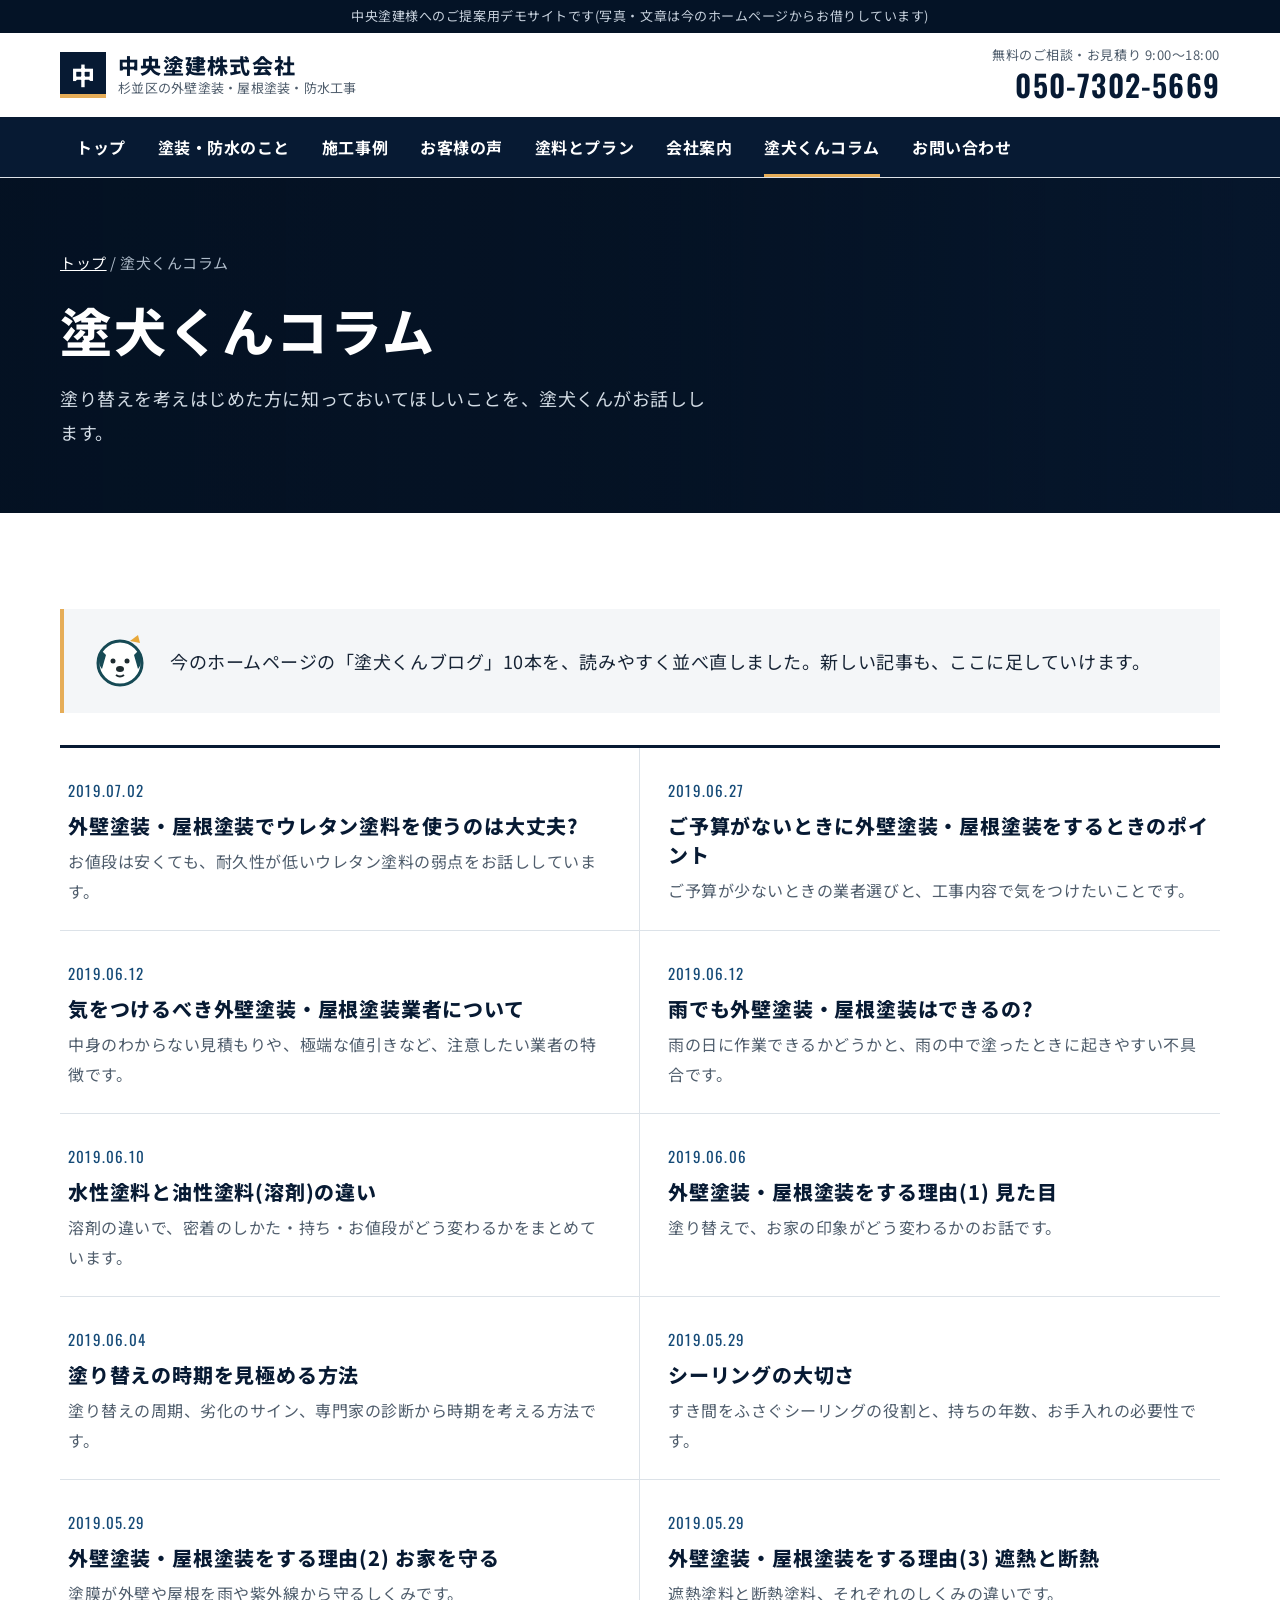
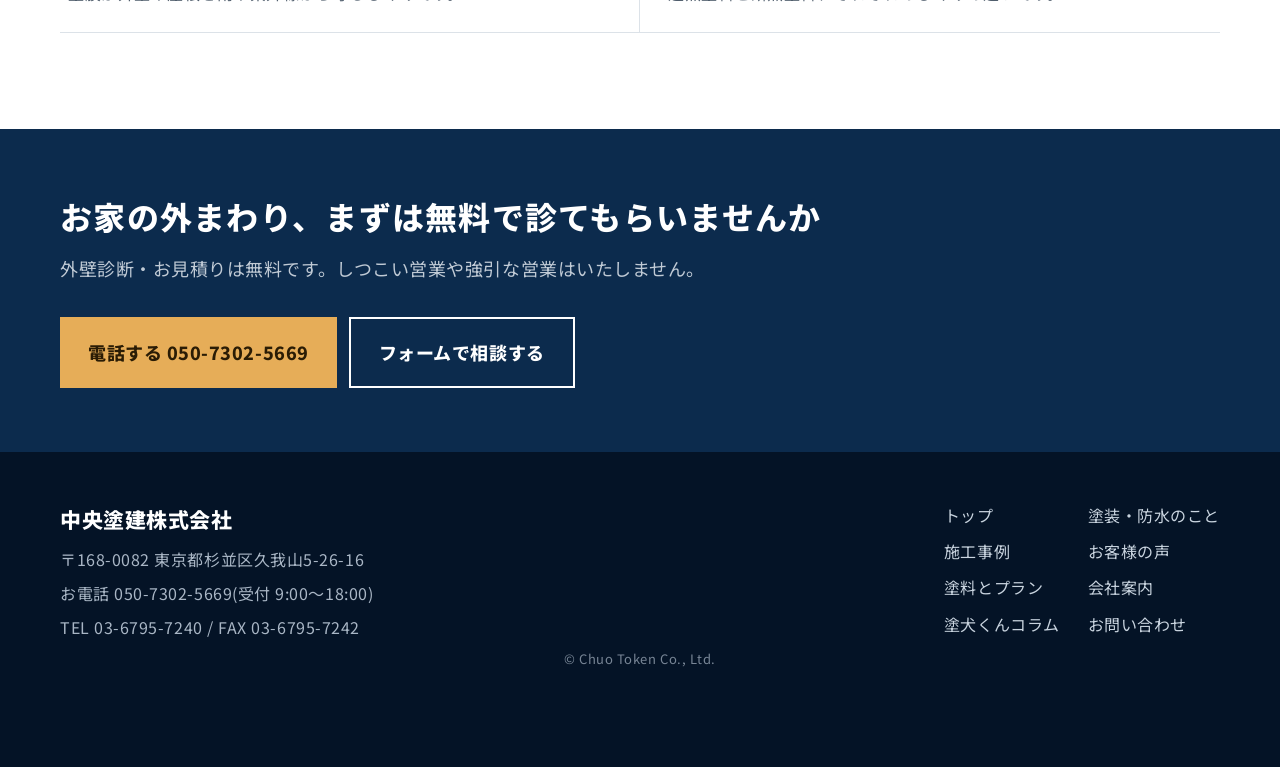
<file: column.html>
<!doctype html>
<html lang="ja">
<head>
<meta charset="utf-8">
<meta name="viewport" content="width=device-width, initial-scale=1">
<meta name="robots" content="noindex, nofollow">
<title>塗犬くんコラム｜中央塗建株式会社</title>
<meta name="description" content="外壁塗装・屋根塗装のお役立ちコラム。塗料の選び方、塗り替えの時期、業者選びの注意点など。">
<link rel="preconnect" href="https://fonts.googleapis.com">
<link rel="preconnect" href="https://fonts.gstatic.com" crossorigin>
<link href="https://fonts.googleapis.com/css2?family=Noto+Sans+JP:wght@400;500;700;800&family=Oswald:wght@500;600&display=swap" rel="stylesheet">
<link rel="stylesheet" href="style.css">
<script type="application/ld+json">
{"@context":"https://schema.org","@type":"HomeAndConstructionBusiness","name":"中央塗建株式会社","telephone":"050-7302-5669","address":{"@type":"PostalAddress","postalCode":"168-0082","addressRegion":"東京都","addressLocality":"杉並区","streetAddress":"久我山5-26-16"},"openingHours":"Mo-Su 09:00-18:00","areaServed":["杉並区","世田谷区","練馬区","中野区","三鷹市","武蔵野市"],"description":"防水工事会社から始まった、杉並区の外壁塗装・屋根塗装・雨漏り修理の会社"}
</script>
<script src="site.js"></script>
</head>
<body>
<div id="head"></div>
<main>
<section class="page-head"><div class="page-head-bg" aria-hidden="true"></div><div class="wrap"><p class="crumb"><a href="index.html">トップ</a> / 塗犬くんコラム</p><h1>塗犬くんコラム</h1><p>塗り替えを考えはじめた方に知っておいてほしいことを、塗犬くんがお話しします。</p></div></section>
<section class="sec">
  <div class="wrap">
    <div class="dog"><svg viewBox="0 0 64 64" aria-hidden="true"><circle cx="32" cy="34" r="22" fill="#fff" stroke="#164A55" stroke-width="3"/><path d="M14 22c-4 6-4 14 0 18l4-14zM50 22c4 6 4 14 0 18l-4-14z" fill="#164A55"/><circle cx="25" cy="32" r="2.5" fill="#1E2B30"/><circle cx="39" cy="32" r="2.5" fill="#1E2B30"/><ellipse cx="32" cy="40" rx="4" ry="3" fill="#1E2B30"/><path d="M28 46q4 3 8 0" stroke="#1E2B30" stroke-width="2" fill="none"/><path d="M42 12l8-6 2 8z" fill="#E8A83A"/></svg><p style="margin:0">今のホームページの「塗犬くんブログ」10本を、読みやすく並べ直しました。新しい記事も、ここに足していけます。</p></div>
    <div class="columns" id="cols"></div>
  </div>
</section>
<script>
document.addEventListener("DOMContentLoaded",function(){
  document.getElementById("cols").innerHTML=COLUMNS.map(function(c){return '<article class="col"><time>'+c[0]+'</time><h3>'+c[1]+'</h3><p>'+c[2]+'</p></article>'}).join("");
});
</script>

</main>
<div id="foot"></div>
<!-- Cloudflare Web Analytics --><script defer src='https://static.cloudflareinsights.com/beacon.min.js' data-cf-beacon='{"token": "66a2b055c38a48da9c19547b0177c091"}'></script><!-- End Cloudflare Web Analytics -->
</body>
</html>
</file>
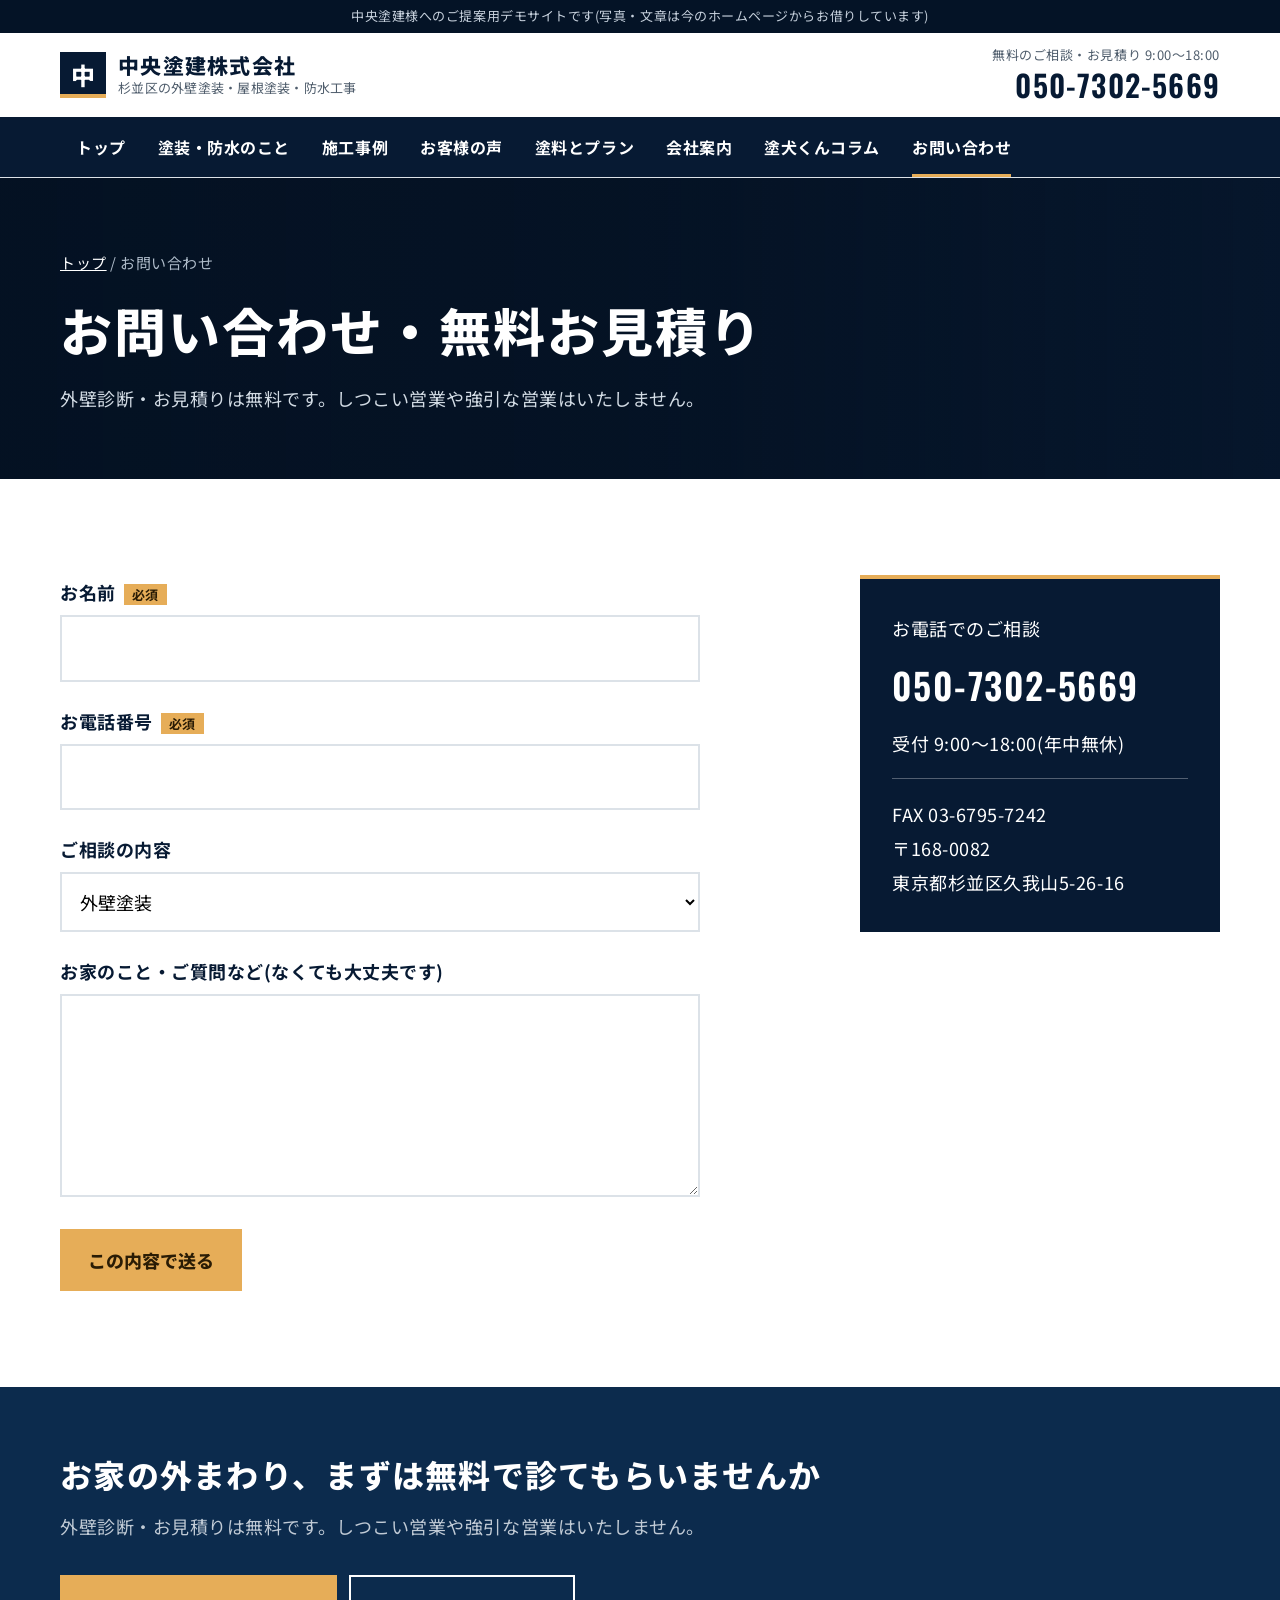
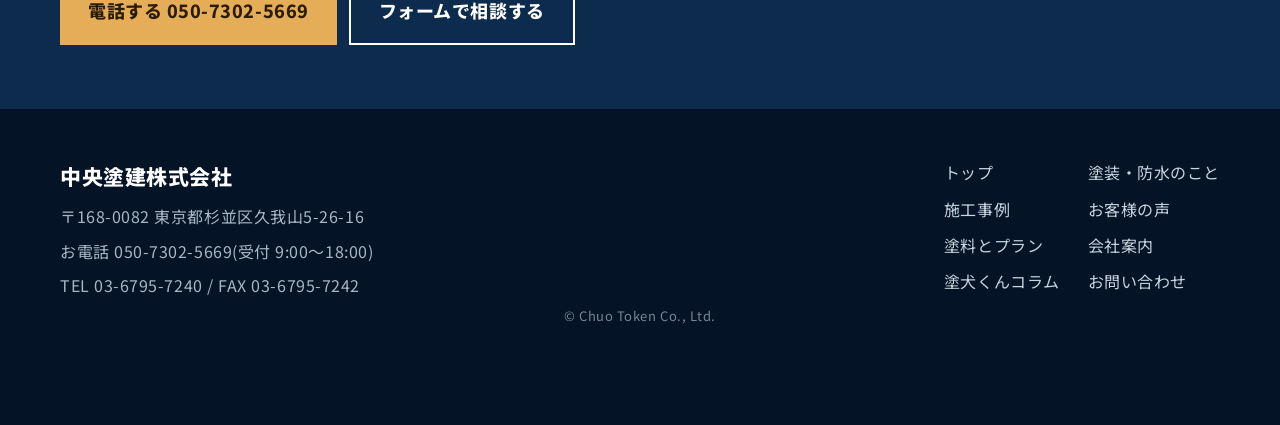
<file: contact.html>
<!doctype html>
<html lang="ja">
<head>
<meta charset="utf-8">
<meta name="viewport" content="width=device-width, initial-scale=1">
<meta name="robots" content="noindex, nofollow">
<title>お問い合わせ・無料お見積り｜中央塗建株式会社</title>
<meta name="description" content="外壁診断・お見積りは無料。お電話またはフォームでお気軽にご相談ください。">
<link rel="preconnect" href="https://fonts.googleapis.com">
<link rel="preconnect" href="https://fonts.gstatic.com" crossorigin>
<link href="https://fonts.googleapis.com/css2?family=Noto+Sans+JP:wght@400;500;700;800&family=Oswald:wght@500;600&display=swap" rel="stylesheet">
<link rel="stylesheet" href="style.css">
<script type="application/ld+json">
{"@context":"https://schema.org","@type":"HomeAndConstructionBusiness","name":"中央塗建株式会社","telephone":"050-7302-5669","address":{"@type":"PostalAddress","postalCode":"168-0082","addressRegion":"東京都","addressLocality":"杉並区","streetAddress":"久我山5-26-16"},"openingHours":"Mo-Su 09:00-18:00","areaServed":["杉並区","世田谷区","練馬区","中野区","三鷹市","武蔵野市"],"description":"防水工事会社から始まった、杉並区の外壁塗装・屋根塗装・雨漏り修理の会社"}
</script>
<script src="site.js"></script>
</head>
<body>
<div id="head"></div>
<main>
<section class="page-head"><div class="page-head-bg" aria-hidden="true"></div><div class="wrap"><p class="crumb"><a href="index.html">トップ</a> / お問い合わせ</p><h1>お問い合わせ・無料お見積り</h1><p>外壁診断・お見積りは無料です。しつこい営業や強引な営業はいたしません。</p></div></section>
<section class="sec">
  <div class="wrap contact-grid">
    <form class="form" id="form" novalidate>
      <div><label for="n">お名前<span class="req">必須</span></label><input id="n" name="name" autocomplete="name" required></div>
      <div><label for="t">お電話番号<span class="req">必須</span></label><input id="t" name="tel" type="tel" autocomplete="tel" inputmode="tel" required></div>
      <div><label for="k">ご相談の内容</label><select id="k" name="kind"><option>外壁塗装</option><option>屋根塗装</option><option>防水・雨漏り</option><option>そのほか</option></select></div>
      <div><label for="m">お家のこと・ご質問など(なくても大丈夫です)</label><textarea id="m" name="message" rows="5"></textarea></div>
      <button class="btn btn-tel" type="submit">この内容で送る</button>
      <p class="form-msg" id="msg" role="status">デモサイトのため、送信はされません。正式公開のときは、ここから中央塗建様のメールに届くようにします。</p>
    </form>
    <aside class="tel-box">
      <p style="margin:0">お電話でのご相談</p>
      <b><a href="tel:05073025669">050-7302-5669</a></b>
      <p style="margin:0">受付 9:00〜18:00(年中無休)</p>
      <hr style="border:0;border-top:1px solid rgba(255,255,255,.3);margin:18px 0">
      <p style="margin:0">FAX 03-6795-7242</p>
      <p style="margin:0">〒168-0082<br>東京都杉並区久我山5-26-16</p>
    </aside>
  </div>
</section>
<script>
document.addEventListener("DOMContentLoaded",function(){
  document.getElementById("form").addEventListener("submit",function(e){e.preventDefault();document.getElementById("msg").style.display="block";});
});
</script>

</main>
<div id="foot"></div>
<!-- Cloudflare Web Analytics --><script defer src='https://static.cloudflareinsights.com/beacon.min.js' data-cf-beacon='{"token": "66a2b055c38a48da9c19547b0177c091"}'></script><!-- End Cloudflare Web Analytics -->
</body>
</html>
</file>
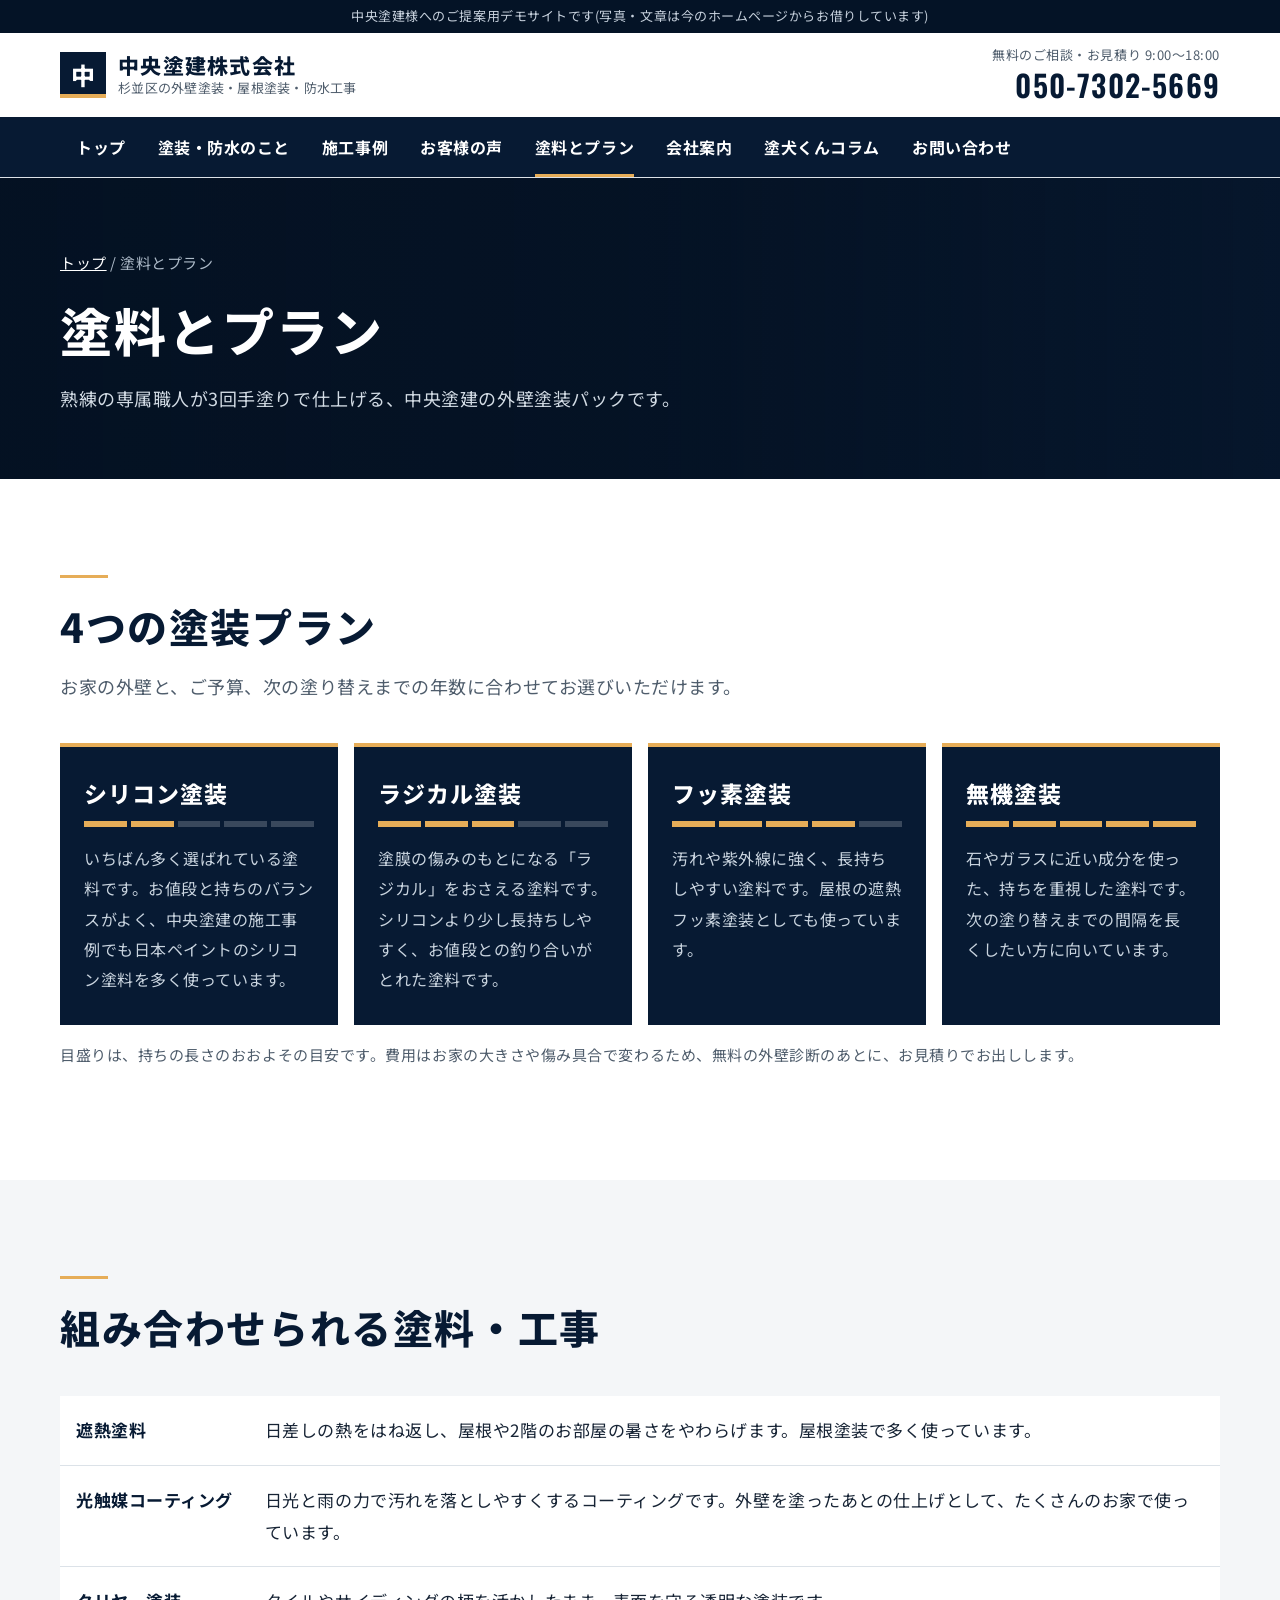
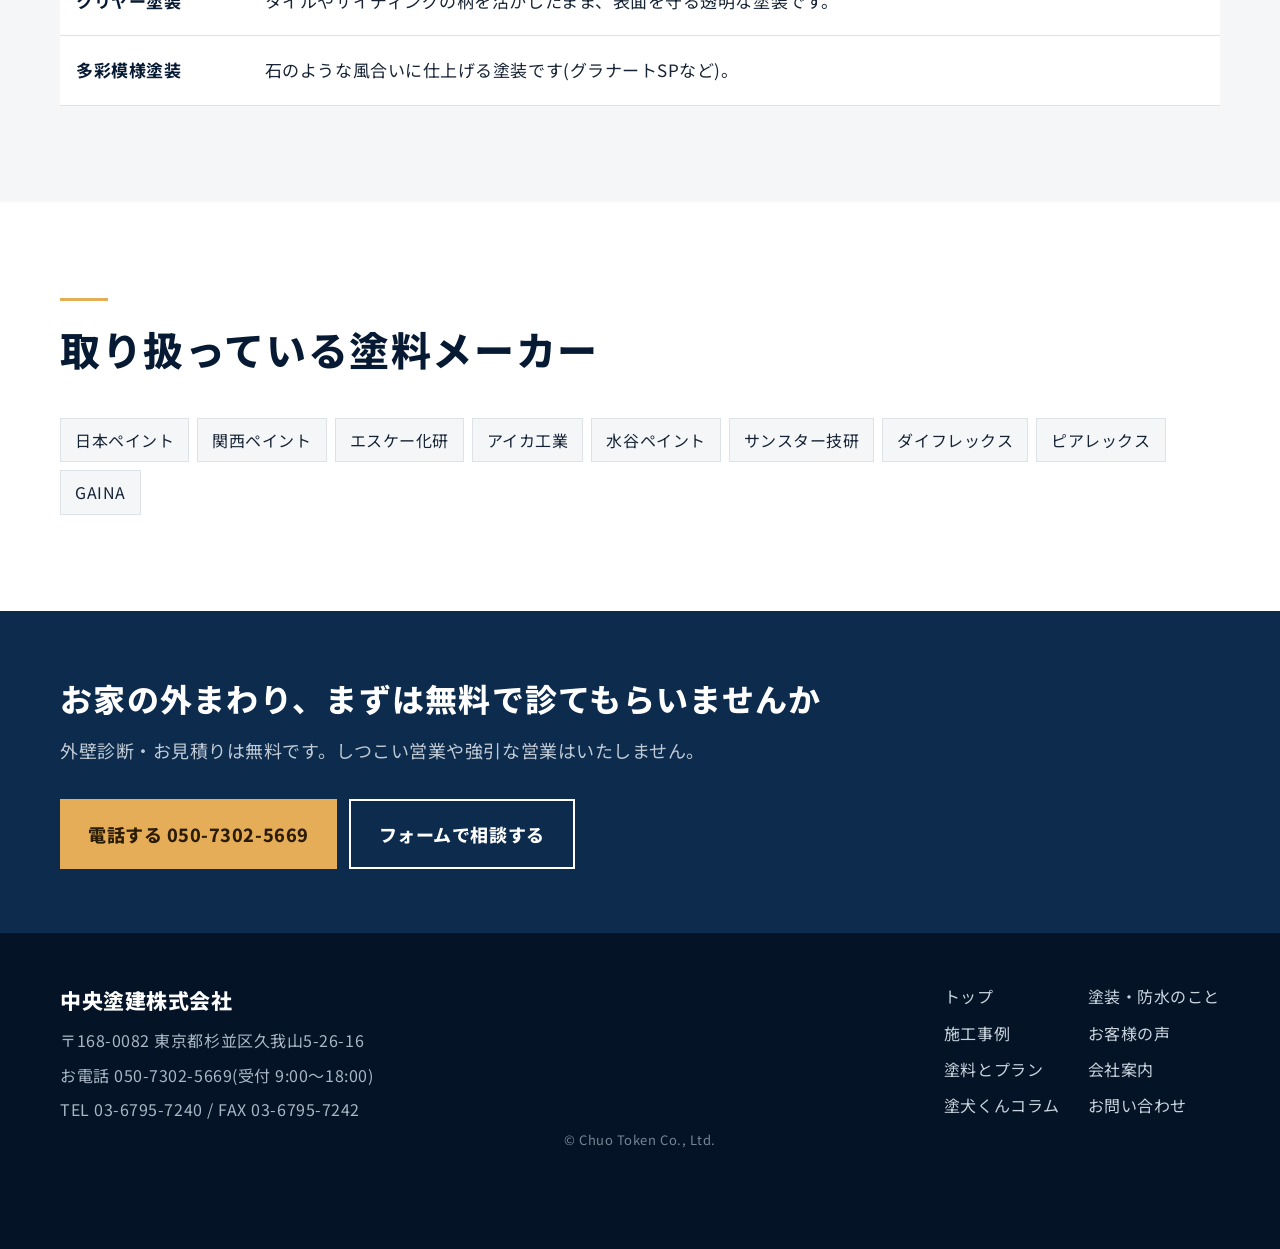
<file: plan.html>
<!doctype html>
<html lang="ja">
<head>
<meta charset="utf-8">
<meta name="viewport" content="width=device-width, initial-scale=1">
<meta name="robots" content="noindex, nofollow">
<title>塗料とプラン｜中央塗建株式会社</title>
<meta name="description" content="中央塗建の外壁塗装パック。シリコン・ラジカル・フッ素・無機の4つの塗装プランと、遮熱塗料・光触媒コーティング。">
<link rel="preconnect" href="https://fonts.googleapis.com">
<link rel="preconnect" href="https://fonts.gstatic.com" crossorigin>
<link href="https://fonts.googleapis.com/css2?family=Noto+Sans+JP:wght@400;500;700;800&family=Oswald:wght@500;600&display=swap" rel="stylesheet">
<link rel="stylesheet" href="style.css">
<script type="application/ld+json">
{"@context":"https://schema.org","@type":"HomeAndConstructionBusiness","name":"中央塗建株式会社","telephone":"050-7302-5669","address":{"@type":"PostalAddress","postalCode":"168-0082","addressRegion":"東京都","addressLocality":"杉並区","streetAddress":"久我山5-26-16"},"openingHours":"Mo-Su 09:00-18:00","areaServed":["杉並区","世田谷区","練馬区","中野区","三鷹市","武蔵野市"],"description":"防水工事会社から始まった、杉並区の外壁塗装・屋根塗装・雨漏り修理の会社"}
</script>
<script src="site.js"></script>
</head>
<body>
<div id="head"></div>
<main>
<section class="page-head"><div class="page-head-bg" aria-hidden="true"></div><div class="wrap"><p class="crumb"><a href="index.html">トップ</a> / 塗料とプラン</p><h1>塗料とプラン</h1><p>熟練の専属職人が3回手塗りで仕上げる、中央塗建の外壁塗装パックです。</p></div></section>
<section class="sec">
  <div class="wrap">
    <div class="sec-head"><h2>4つの塗装プラン</h2><p>お家の外壁と、ご予算、次の塗り替えまでの年数に合わせてお選びいただけます。</p></div>
    <div class="plans"><div class="plan"><h3>シリコン塗装</h3><div class="meter" aria-label="持ちの目安 5段階中2"><span class="on"></span><span class="on"></span><span></span><span></span><span></span></div><p>いちばん多く選ばれている塗料です。お値段と持ちのバランスがよく、中央塗建の施工事例でも日本ペイントのシリコン塗料を多く使っています。</p></div><div class="plan"><h3>ラジカル塗装</h3><div class="meter" aria-label="持ちの目安 5段階中3"><span class="on"></span><span class="on"></span><span class="on"></span><span></span><span></span></div><p>塗膜の傷みのもとになる「ラジカル」をおさえる塗料です。シリコンより少し長持ちしやすく、お値段との釣り合いがとれた塗料です。</p></div><div class="plan"><h3>フッ素塗装</h3><div class="meter" aria-label="持ちの目安 5段階中4"><span class="on"></span><span class="on"></span><span class="on"></span><span class="on"></span><span></span></div><p>汚れや紫外線に強く、長持ちしやすい塗料です。屋根の遮熱フッ素塗装としても使っています。</p></div><div class="plan"><h3>無機塗装</h3><div class="meter" aria-label="持ちの目安 5段階中5"><span class="on"></span><span class="on"></span><span class="on"></span><span class="on"></span><span class="on"></span></div><p>石やガラスに近い成分を使った、持ちを重視した塗料です。次の塗り替えまでの間隔を長くしたい方に向いています。</p></div></div>
    <p class="note">目盛りは、持ちの長さのおおよその目安です。費用はお家の大きさや傷み具合で変わるため、無料の外壁診断のあとに、お見積りでお出しします。</p>
  </div>
</section>
<section class="sec tint">
  <div class="wrap">
    <div class="sec-head"><h2>組み合わせられる塗料・工事</h2></div>
    <table class="table">
      <tr><th>遮熱塗料</th><td>日差しの熱をはね返し、屋根や2階のお部屋の暑さをやわらげます。屋根塗装で多く使っています。</td></tr>
      <tr><th>光触媒コーティング</th><td>日光と雨の力で汚れを落としやすくするコーティングです。外壁を塗ったあとの仕上げとして、たくさんのお家で使っています。</td></tr>
      <tr><th>クリヤー塗装</th><td>タイルやサイディングの柄を活かしたまま、表面を守る透明な塗装です。</td></tr>
      <tr><th>多彩模様塗装</th><td>石のような風合いに仕上げる塗装です(グラナートSPなど)。</td></tr>
    </table>
  </div>
</section>
<section class="sec">
  <div class="wrap">
    <div class="sec-head"><h2>取り扱っている塗料メーカー</h2></div>
    <ul class="makers"><li>日本ペイント</li><li>関西ペイント</li><li>エスケー化研</li><li>アイカ工業</li><li>水谷ペイント</li><li>サンスター技研</li><li>ダイフレックス</li><li>ピアレックス</li><li>GAINA</li></ul>
  </div>
</section>

</main>
<div id="foot"></div>
<!-- Cloudflare Web Analytics --><script defer src='https://static.cloudflareinsights.com/beacon.min.js' data-cf-beacon='{"token": "66a2b055c38a48da9c19547b0177c091"}'></script><!-- End Cloudflare Web Analytics -->
</body>
</html>
</file>
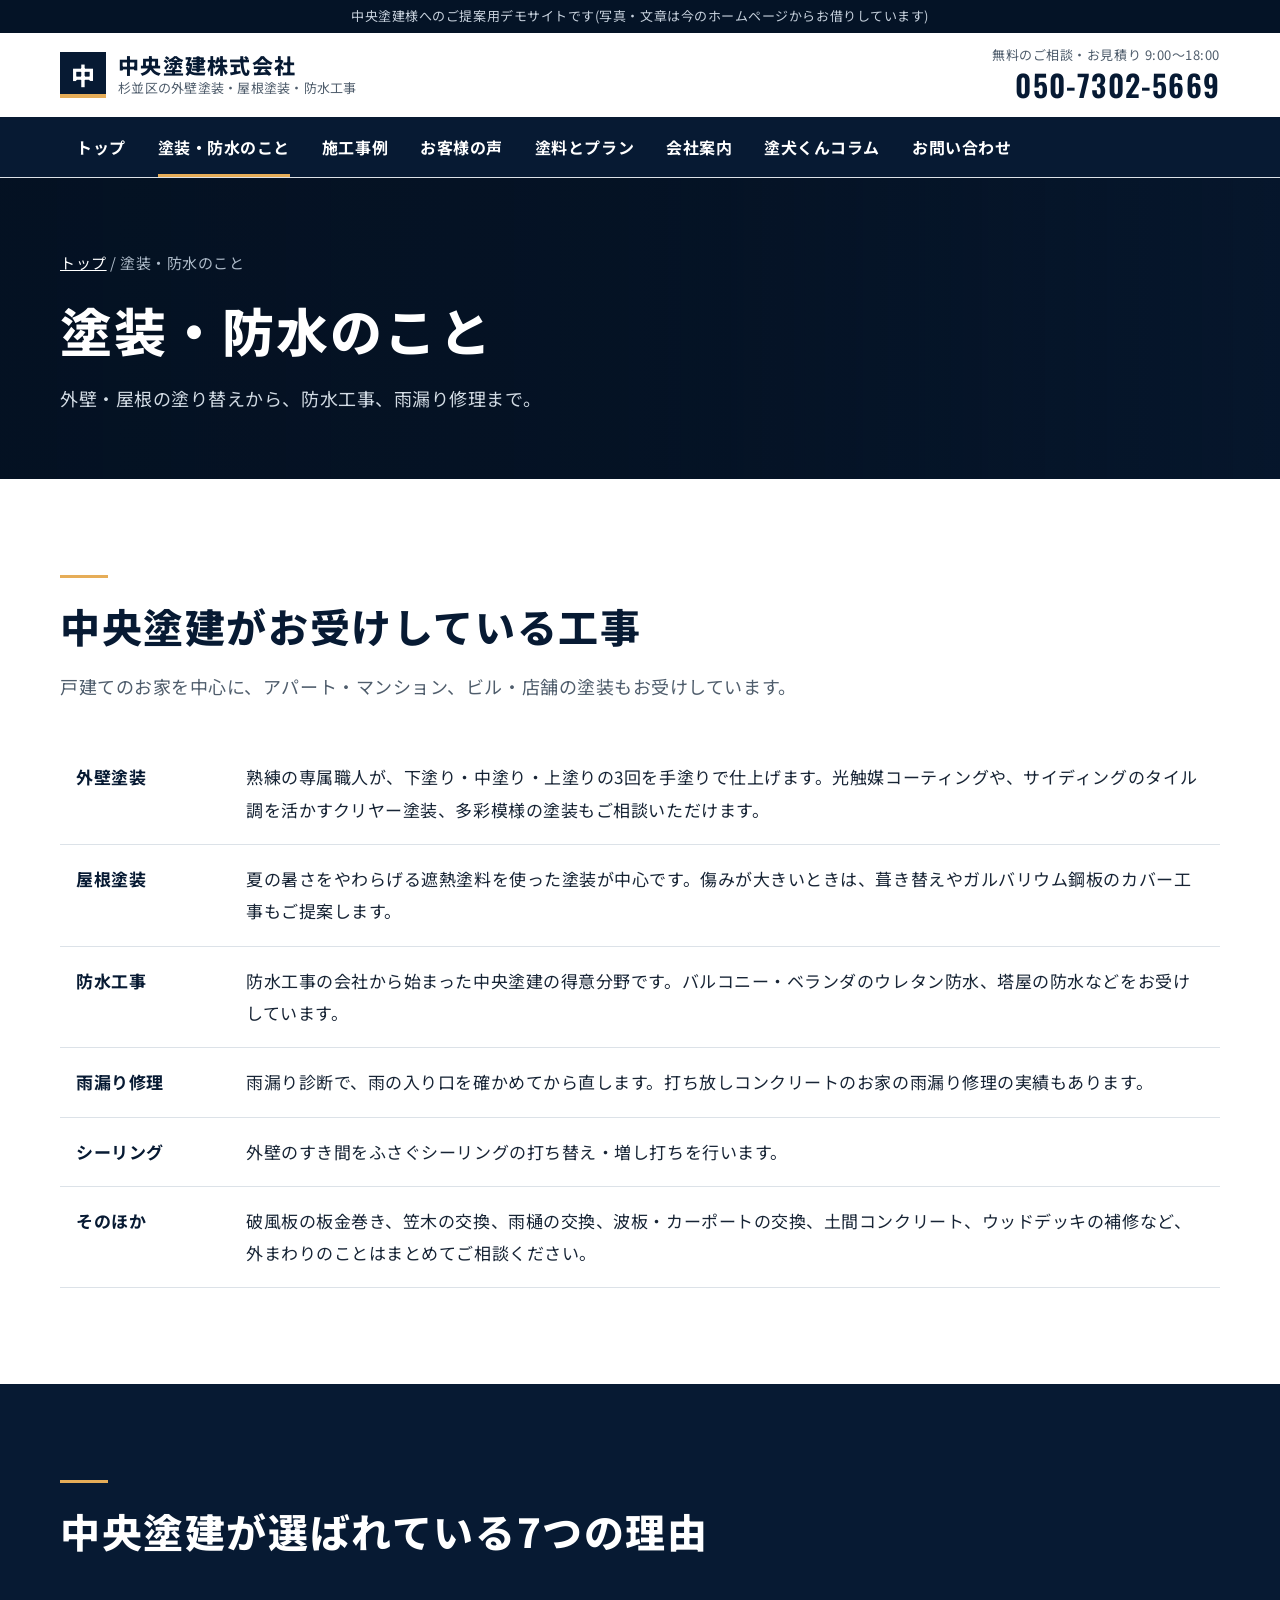
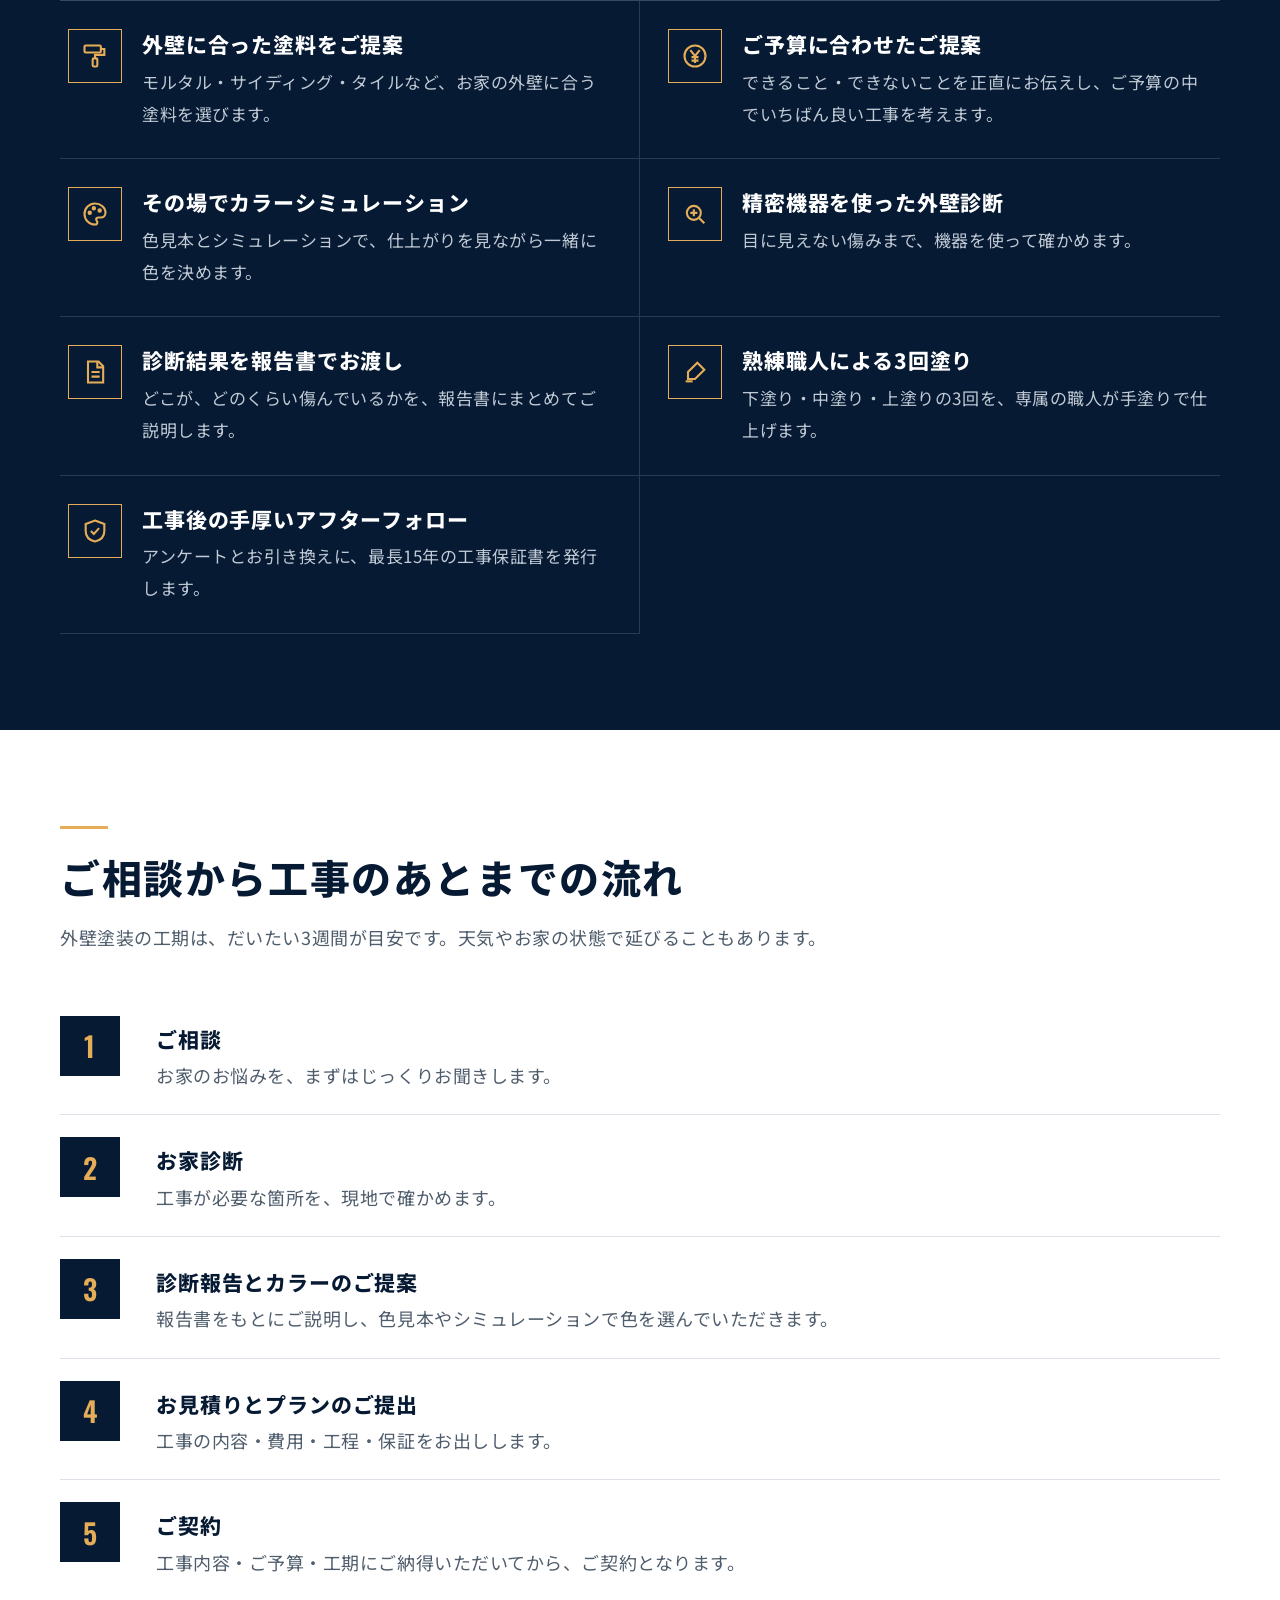
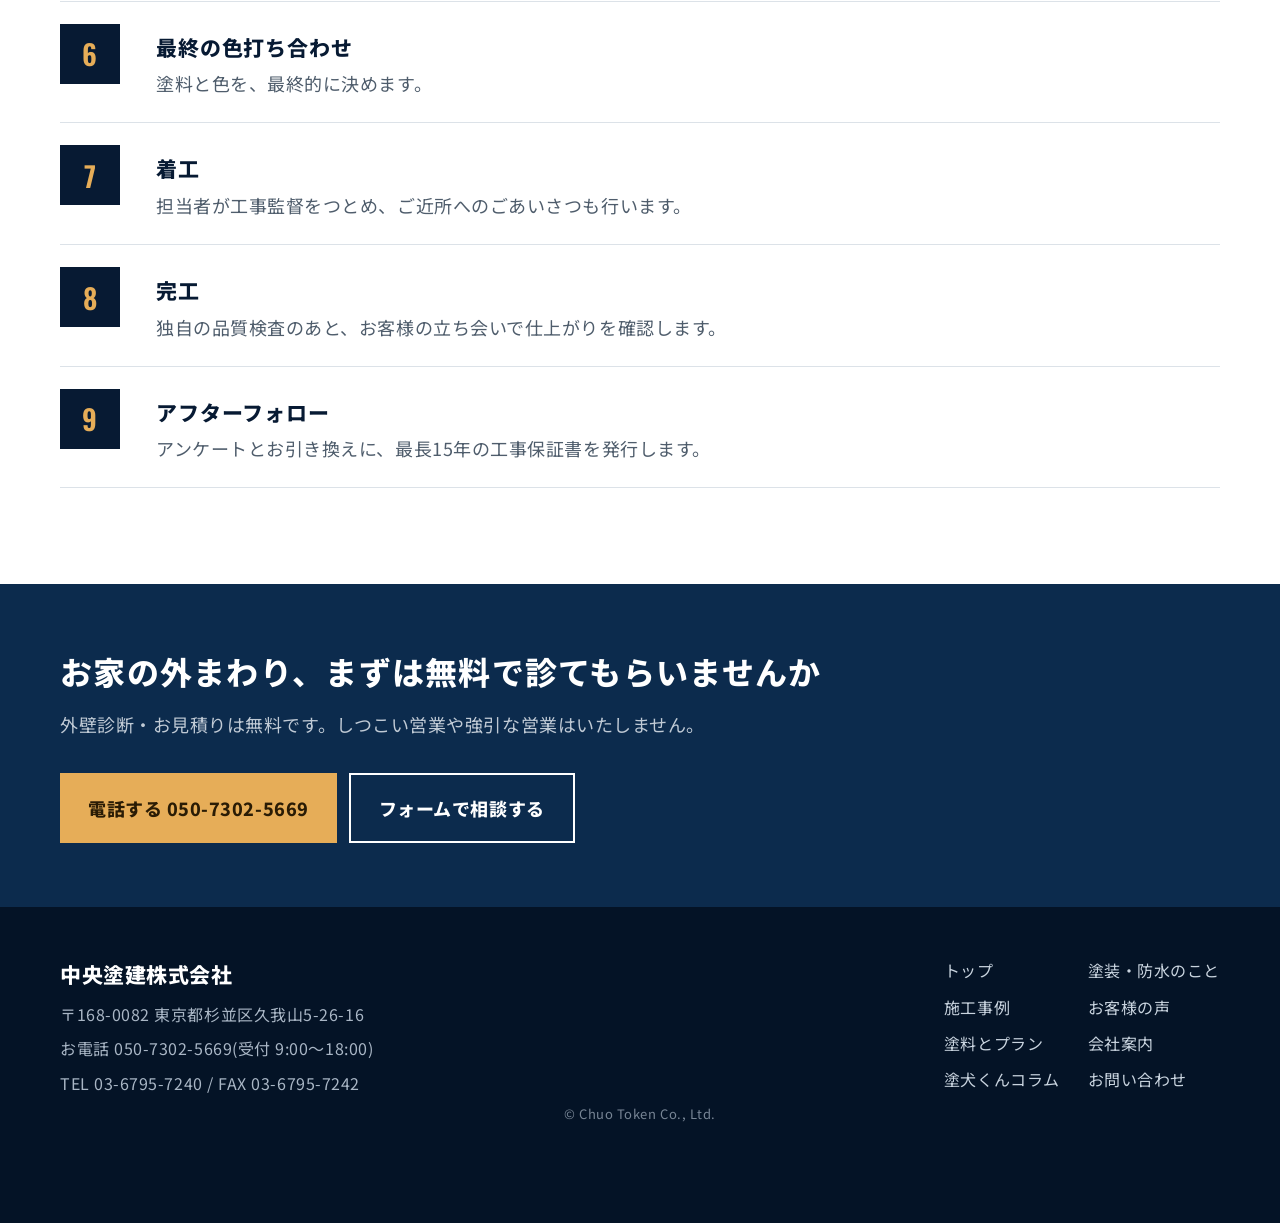
<file: service.html>
<!doctype html>
<html lang="ja">
<head>
<meta charset="utf-8">
<meta name="viewport" content="width=device-width, initial-scale=1">
<meta name="robots" content="noindex, nofollow">
<title>塗装・防水のこと｜中央塗建株式会社</title>
<meta name="description" content="外壁塗装・屋根塗装・防水工事・雨漏り修理。中央塗建の工事内容と、ご相談から完工までの流れ。">
<link rel="preconnect" href="https://fonts.googleapis.com">
<link rel="preconnect" href="https://fonts.gstatic.com" crossorigin>
<link href="https://fonts.googleapis.com/css2?family=Noto+Sans+JP:wght@400;500;700;800&family=Oswald:wght@500;600&display=swap" rel="stylesheet">
<link rel="stylesheet" href="style.css">
<script type="application/ld+json">
{"@context":"https://schema.org","@type":"HomeAndConstructionBusiness","name":"中央塗建株式会社","telephone":"050-7302-5669","address":{"@type":"PostalAddress","postalCode":"168-0082","addressRegion":"東京都","addressLocality":"杉並区","streetAddress":"久我山5-26-16"},"openingHours":"Mo-Su 09:00-18:00","areaServed":["杉並区","世田谷区","練馬区","中野区","三鷹市","武蔵野市"],"description":"防水工事会社から始まった、杉並区の外壁塗装・屋根塗装・雨漏り修理の会社"}
</script>
<script src="site.js"></script>
</head>
<body>
<div id="head"></div>
<main>
<section class="page-head"><div class="page-head-bg" aria-hidden="true"></div><div class="wrap"><p class="crumb"><a href="index.html">トップ</a> / 塗装・防水のこと</p><h1>塗装・防水のこと</h1><p>外壁・屋根の塗り替えから、防水工事、雨漏り修理まで。</p></div></section>
<section class="sec">
  <div class="wrap">
    <div class="sec-head"><h2>中央塗建がお受けしている工事</h2><p>戸建てのお家を中心に、アパート・マンション、ビル・店舗の塗装もお受けしています。</p></div>
    <table class="table">
      <tr><th>外壁塗装</th><td>熟練の専属職人が、下塗り・中塗り・上塗りの3回を手塗りで仕上げます。光触媒コーティングや、サイディングのタイル調を活かすクリヤー塗装、多彩模様の塗装もご相談いただけます。</td></tr>
      <tr><th>屋根塗装</th><td>夏の暑さをやわらげる遮熱塗料を使った塗装が中心です。傷みが大きいときは、葺き替えやガルバリウム鋼板のカバー工事もご提案します。</td></tr>
      <tr><th>防水工事</th><td>防水工事の会社から始まった中央塗建の得意分野です。バルコニー・ベランダのウレタン防水、塔屋の防水などをお受けしています。</td></tr>
      <tr><th>雨漏り修理</th><td>雨漏り診断で、雨の入り口を確かめてから直します。打ち放しコンクリートのお家の雨漏り修理の実績もあります。</td></tr>
      <tr><th>シーリング</th><td>外壁のすき間をふさぐシーリングの打ち替え・増し打ちを行います。</td></tr>
      <tr><th>そのほか</th><td>破風板の板金巻き、笠木の交換、雨樋の交換、波板・カーポートの交換、土間コンクリート、ウッドデッキの補修など、外まわりのことはまとめてご相談ください。</td></tr>
    </table>
  </div>
</section>
<section class="sec navy">
  <div class="wrap">
    <div class="sec-head"><h2><span class="nw">中央塗建が</span><span class="nw">選ばれている</span><span class="nw">7つの理由</span></h2></div>
    <div class="reasons"><div class="reason"><div class="r-ico" aria-hidden="true"><svg viewBox="0 0 24 24"><rect x="3" y="3" width="14" height="6" rx="1"/><path d="M17 6h3v5h-8v3"/><rect x="10" y="14" width="4" height="7" rx="1"/></svg></div><div><h3>外壁に合った塗料をご提案</h3><p>モルタル・サイディング・タイルなど、お家の外壁に合う塗料を選びます。</p></div></div><div class="reason"><div class="r-ico" aria-hidden="true"><svg viewBox="0 0 24 24"><circle cx="12" cy="12" r="9"/><path d="M8 7l4 5 4-5M12 12v6M9 13h6M9 16h6"/></svg></div><div><h3>ご予算に合わせたご提案</h3><p>できること・できないことを正直にお伝えし、ご予算の中でいちばん良い工事を考えます。</p></div></div><div class="reason"><div class="r-ico" aria-hidden="true"><svg viewBox="0 0 24 24"><path d="M12 3a9 9 0 1 0 0 18c1.5 0 2-1 2-2s-1-1.5-1-2.5S14 15 15 15h2a4 4 0 0 0 4-4c0-4.4-4-8-9-8z"/><circle cx="7.5" cy="11" r="1"/><circle cx="11" cy="7" r="1"/><circle cx="16" cy="9" r="1"/></svg></div><div><h3>その場でカラーシミュレーション</h3><p>色見本とシミュレーションで、仕上がりを見ながら一緒に色を決めます。</p></div></div><div class="reason"><div class="r-ico" aria-hidden="true"><svg viewBox="0 0 24 24"><circle cx="11" cy="11" r="6"/><path d="M20 20l-4.5-4.5M11 8v6M8 11h6"/></svg></div><div><h3>精密機器を使った外壁診断</h3><p>目に見えない傷みまで、機器を使って確かめます。</p></div></div><div class="reason"><div class="r-ico" aria-hidden="true"><svg viewBox="0 0 24 24"><path d="M6 3h9l4 4v14H6z"/><path d="M14 3v5h5M9 12h7M9 16h7"/></svg></div><div><h3>診断結果を報告書でお渡し</h3><p>どこが、どのくらい傷んでいるかを、報告書にまとめてご説明します。</p></div></div><div class="reason"><div class="r-ico" aria-hidden="true"><svg viewBox="0 0 24 24"><path d="M14 4l6 6-8 8H6v-6z"/><path d="M4 20h6"/></svg></div><div><h3>熟練職人による3回塗り</h3><p>下塗り・中塗り・上塗りの3回を、専属の職人が手塗りで仕上げます。</p></div></div><div class="reason"><div class="r-ico" aria-hidden="true"><svg viewBox="0 0 24 24"><path d="M12 3l8 3v6c0 5-3.5 8-8 9-4.5-1-8-4-8-9V6z"/><path d="M8.5 12l2.5 2.5 4.5-5"/></svg></div><div><h3>工事後の手厚いアフターフォロー</h3><p>アンケートとお引き換えに、最長15年の工事保証書を発行します。</p></div></div></div>
  </div>
</section>
<section class="sec">
  <div class="wrap">
    <div class="sec-head"><h2><span class="nw">ご相談から</span><span class="nw">工事のあとまでの流れ</span></h2><p>外壁塗装の工期は、だいたい3週間が目安です。天気やお家の状態で延びることもあります。</p></div>
    <ol class="flow"><li><div><h3>ご相談</h3><p>お家のお悩みを、まずはじっくりお聞きします。</p></div></li><li><div><h3>お家診断</h3><p>工事が必要な箇所を、現地で確かめます。</p></div></li><li><div><h3>診断報告とカラーのご提案</h3><p>報告書をもとにご説明し、色見本やシミュレーションで色を選んでいただきます。</p></div></li><li><div><h3>お見積りとプランのご提出</h3><p>工事の内容・費用・工程・保証をお出しします。</p></div></li><li><div><h3>ご契約</h3><p>工事内容・ご予算・工期にご納得いただいてから、ご契約となります。</p></div></li><li><div><h3>最終の色打ち合わせ</h3><p>塗料と色を、最終的に決めます。</p></div></li><li><div><h3>着工</h3><p>担当者が工事監督をつとめ、ご近所へのごあいさつも行います。</p></div></li><li><div><h3>完工</h3><p>独自の品質検査のあと、お客様の立ち会いで仕上がりを確認します。</p></div></li><li><div><h3>アフターフォロー</h3><p>アンケートとお引き換えに、最長15年の工事保証書を発行します。</p></div></li></ol>
  </div>
</section>

</main>
<div id="foot"></div>
<!-- Cloudflare Web Analytics --><script defer src='https://static.cloudflareinsights.com/beacon.min.js' data-cf-beacon='{"token": "66a2b055c38a48da9c19547b0177c091"}'></script><!-- End Cloudflare Web Analytics -->
</body>
</html>
</file>
<file: style.css>
:root{
  --navy:#071A33;
  --navy2:#0C2B4D;
  --navy3:#12385E;
  --blue:#164B78;
  --gold:#E6AD58;
  --gold-ink:#2A1C05;
  --ink:#172435;
  --sub:#4F5D6C;
  --paper:#F4F6F8;
  --line:#DCE2E8;
  --white:#FFFFFF;
  --sans:"Noto Sans JP","Hiragino Kaku Gothic ProN","Meiryo",sans-serif;
  --num:"Oswald","Noto Sans JP",sans-serif;
  --hero:url("https://images.unsplash.com/photo-1600585154340-be6161a56a0c?auto=format&fit=crop&w=2000&q=80");
}
*{box-sizing:border-box}
html{-webkit-text-size-adjust:100%;scroll-behavior:smooth}
body{margin:0;background:var(--white);color:var(--ink);font-family:var(--sans);font-size:18px;line-height:1.9;letter-spacing:.03em}
img{max-width:100%;display:block}
a{color:var(--blue)}
a:focus-visible,button:focus-visible{outline:3px solid var(--gold);outline-offset:3px}
.wrap{width:min(1160px,100% - 32px);margin-inline:auto}
h1,h2,h3{line-height:1.45;letter-spacing:.04em;margin:0;font-weight:800}
p{margin:0 0 1em}
.nw{display:inline-block}

/* demo bar */
.demo-bar{background:#041326;color:#C6D0DC;font-size:13px;text-align:center;padding:6px 12px;line-height:1.6}

/* header */
.site-head{background:var(--white);position:sticky;top:0;z-index:20;box-shadow:0 1px 0 var(--line)}
.head-in{display:flex;align-items:center;gap:16px;height:84px}
.brand{display:flex;align-items:center;gap:12px;text-decoration:none;color:var(--navy);margin-right:auto}
.brand-mark{display:grid;place-items:center;width:46px;height:46px;background:var(--navy);color:#fff;font-size:24px;font-weight:800;border-bottom:4px solid var(--gold);flex:none}
.brand-text b{display:block;font-size:21px;font-weight:800;letter-spacing:.06em;line-height:1.3}
.brand-text small{display:block;font-size:13px;color:var(--sub);line-height:1.4;letter-spacing:.02em}
.head-tel{text-decoration:none;text-align:right;color:var(--navy)}
.head-tel small{display:block;font-size:13px;color:var(--sub)}
.head-tel b{font-family:var(--num);font-size:30px;font-weight:600;letter-spacing:.04em;line-height:1.15}
.menu-btn{display:none;white-space:nowrap;font:inherit;font-size:15px;font-weight:700;background:var(--navy);color:#fff;border:0;padding:10px 16px}
.gnav{background:var(--navy)}
.gnav .wrap{display:flex;flex-wrap:wrap}
.gnav a{color:#fff;text-decoration:none;padding:15px 16px;font-size:16px;font-weight:700;position:relative}
.gnav a:hover{background:var(--navy2)}
.gnav a[aria-current=page]::after{content:"";position:absolute;left:16px;right:16px;bottom:0;height:3px;background:var(--gold)}

/* hero */
.hero{position:relative;overflow:hidden;background:var(--navy);color:#fff;min-height:640px;display:flex;align-items:center}
.hero-bg{position:absolute;inset:0;background-image:linear-gradient(90deg,rgba(4,17,34,.95) 0%,rgba(4,17,34,.82) 42%,rgba(4,17,34,.25) 100%),var(--hero);background-size:cover;background-position:center 55%}
.hero-in{position:relative;z-index:1;padding:80px 0 90px}
.hero-kicker .nw+.nw::before{content:"／";margin:0 .6em}
.hero-kicker{display:inline-block;font-size:16px;font-weight:700;color:var(--gold);border-bottom:2px solid var(--gold);padding-bottom:6px;margin-bottom:28px}
.hero h1{font-size:clamp(40px,6vw,78px);line-height:1.25;letter-spacing:.06em}
.hero h1 span{display:inline-block;white-space:nowrap}
.hero .lead{font-size:20px;margin:28px 0 36px;max-width:30em;color:#DCE4EC}
.hero-note{position:absolute;right:16px;bottom:10px;margin:0;font-size:12px;color:rgba(255,255,255,.6);z-index:1}

/* proof strip */
.proof{background:var(--navy2);color:#fff;border-top:1px solid rgba(255,255,255,.08)}
.proof-in{display:grid;grid-template-columns:repeat(4,1fr)}
.proof-in div{padding:26px 10px;text-align:center;border-right:1px solid rgba(255,255,255,.12)}
.proof-in div:last-child{border-right:0}
.proof b{display:block;font-family:var(--num);font-weight:600;font-size:48px;line-height:1.1;color:var(--gold)}
.proof b small{font-family:var(--sans);font-size:18px;font-weight:700;margin-left:4px;color:#fff}
.proof span{font-size:16px;color:#C9D4DF}

/* buttons */
.btn{display:inline-flex;align-items:center;justify-content:center;gap:10px;text-decoration:none;font-weight:800;font-size:18px;padding:16px 28px;min-height:62px}
.btn b{font-family:var(--num);font-weight:600;font-size:22px;letter-spacing:.04em}
.btn-tel{background:var(--gold);color:var(--gold-ink)}
.btn-tel:hover{filter:brightness(1.06)}
.btn-line{background:transparent;color:#fff;border:2px solid #fff}
.btn-line:hover{background:rgba(255,255,255,.08)}
.sec .btn-line,.more .btn-line{color:var(--navy);border-color:var(--navy)}
.sec.navy .btn-line{color:#fff;border-color:#fff}
.btns{display:flex;flex-wrap:wrap;gap:14px}
.text-link{display:inline-block;font-weight:700;color:var(--blue);border-bottom:2px solid var(--gold);text-decoration:none;padding-bottom:2px}

/* sections */
.sec{padding:96px 0}
.sec.tint{background:var(--paper)}
.sec.navy{background:var(--navy);color:#fff}
.sec-head{margin-bottom:40px;max-width:46em}
.sec-head h2{font-size:clamp(28px,3.4vw,40px);color:var(--navy);position:relative;padding-top:22px}
.sec-head h2::before{content:"";position:absolute;top:0;left:0;width:48px;height:3px;background:var(--gold)}
.sec.navy .sec-head h2{color:#fff}
.sec-head p{margin-top:14px;color:var(--sub)}
.sec.navy .sec-head p{color:#C0CAD5}

/* page head */
.page-head{position:relative;background:var(--navy);color:#fff;padding:72px 0 64px;overflow:hidden}
.page-head-bg{position:absolute;inset:0;background-image:linear-gradient(90deg,rgba(4,17,34,.96) 0%,rgba(4,17,34,.85) 50%,rgba(4,17,34,.45) 100%),var(--hero);background-size:cover;background-position:center 60%}
.page-head .wrap{position:relative;z-index:1}
.page-head h1{font-size:clamp(32px,4.4vw,52px)}
.page-head p{margin:14px 0 0;color:#D2DBE4;max-width:36em}
.crumb{font-size:15px;margin:0 0 14px!important;color:#AEBBC9!important}
.crumb a{color:#fff}

/* origin */
.origin{display:grid;grid-template-columns:1fr 1fr}
.origin > div{padding:48px}
.origin .o-left{background:var(--navy);color:#fff;border-bottom:4px solid var(--gold)}
.origin .o-right{background:var(--paper)}
.origin h3{font-size:27px;margin-bottom:16px;color:var(--navy)}
.origin .o-left h3{color:#fff}
.origin .o-left p{color:#D2DBE4}

/* reasons */
.reasons{display:grid;grid-template-columns:repeat(2,1fr);border-top:1px solid rgba(255,255,255,.2)}
.reason{display:flex;gap:20px;padding:28px 8px;border-bottom:1px solid rgba(255,255,255,.14)}
.reason:nth-child(odd){border-right:1px solid rgba(255,255,255,.14);padding-right:28px}
.reason:nth-child(even){padding-left:28px}
.r-ico{flex:none;width:54px;height:54px;border:1px solid var(--gold);display:grid;place-items:center}
.r-ico svg{width:28px;height:28px;stroke:var(--gold);fill:none;stroke-width:1.8}
.reason h3{font-size:21px;margin-bottom:6px;color:#fff}
.reason p{margin:0;color:#C0CAD5;font-size:17px}

/* works */
.works{display:grid;grid-template-columns:repeat(3,1fr);gap:32px}
.work{display:block;color:var(--ink);background:var(--white)}
.work .photo{aspect-ratio:4/3;overflow:hidden;background:var(--line)}
.work .photo img{width:100%;height:100%;object-fit:cover}
.work .area{display:inline-block;background:var(--navy);color:#fff;font-size:14px;font-weight:700;padding:3px 12px;margin:14px 0 6px;border-left:3px solid var(--gold)}
.work h3{font-size:20px;color:var(--navy)}
.work p{margin:6px 0 0;font-size:16px;color:var(--sub);line-height:1.75}
.work dl{margin:8px 0 0;font-size:15px;color:var(--sub);line-height:1.75}
.work dt{display:inline;font-weight:700;color:var(--ink);margin-right:6px}
.work dd{display:inline;margin:0}
.work dd::after{content:"";display:block}
.noimg{display:grid;place-items:center}
.noimg::after{content:"写真準備中";color:var(--sub);font-size:14px}
.filter{display:flex;flex-wrap:wrap;gap:10px;margin-bottom:26px}
.filter button{font:inherit;font-size:16px;font-weight:700;background:var(--white);color:var(--navy);border:2px solid var(--navy);padding:7px 20px;cursor:pointer}
.filter button[aria-pressed=true]{background:var(--navy);color:#fff;box-shadow:inset 0 -3px 0 var(--gold)}
.count{color:var(--sub);margin-bottom:18px}

/* flow */
.flow{list-style:none;margin:0;padding:0;counter-reset:f}
.flow li{counter-increment:f;display:grid;grid-template-columns:76px 1fr;gap:20px;padding:22px 0;border-bottom:1px solid var(--line);align-items:start}
.flow li::before{content:counter(f);font-family:var(--num);font-weight:600;font-size:28px;color:var(--gold);width:60px;height:60px;background:var(--navy);display:grid;place-items:center}
.flow h3{font-size:21px;margin:8px 0 4px;color:var(--navy)}
.flow p{margin:0;color:var(--sub)}

/* voices */
.voices{display:grid;grid-template-columns:repeat(3,1fr);gap:32px}
.voice{background:var(--white);border:1px solid var(--line);display:flex;flex-direction:column}
.voice .photo{aspect-ratio:3/4;max-height:340px;background:var(--paper);overflow:hidden}
.voice .photo img{width:100%;height:100%;object-fit:cover;object-position:top}
.voice .v-body{padding:22px 24px 26px;border-top:3px solid var(--gold)}
.voice .v-who{font-weight:800;font-size:19px;color:var(--navy);margin-bottom:2px}
.voice .v-what{font-size:15px;color:var(--sub);margin-bottom:10px}
.voice p{margin:0;font-size:17px}

/* plans */
.plans{display:grid;grid-template-columns:repeat(4,1fr);gap:16px}
.plan{padding:30px 24px;background:var(--navy);color:#fff;border-top:4px solid var(--gold)}
.plan h3{font-size:23px;margin-bottom:8px;color:#fff}
.plan .meter{display:flex;gap:4px;margin:10px 0 16px}
.plan .meter span{height:6px;flex:1;background:rgba(255,255,255,.2)}
.plan .meter span.on{background:var(--gold)}
.plan p{font-size:16px;color:#C9D4DF;margin:0}
.note{font-size:15px;color:var(--sub);margin-top:16px}

/* ceo + company */
.ceo{display:grid;grid-template-columns:340px 1fr;gap:56px;align-items:start}
.ceo .photo{background:var(--line);overflow:hidden;border-bottom:4px solid var(--gold)}
.ceo .photo img{width:100%;object-fit:cover;object-position:top}
.ceo .sign{font-weight:800;font-size:22px;color:var(--navy);margin-top:14px;padding-top:16px;border-top:1px solid var(--line)}
.ceo .sign small{display:block;font-size:15px;font-weight:500;color:var(--sub)}
.table{width:100%;border-collapse:collapse;font-size:17px;background:var(--white)}
.table th,.table td{border-bottom:1px solid var(--line);padding:18px 16px;text-align:left;vertical-align:top}
.table th{width:10em;font-weight:700;color:var(--navy);white-space:nowrap}
.table td a{font-family:var(--num);font-size:24px;font-weight:600;color:var(--navy);text-decoration:none}
.staff{display:grid;grid-template-columns:1fr 1fr 1.4fr;gap:16px}
.staff-group{background:var(--navy3);color:#fff;padding:28px;border:1px solid rgba(255,255,255,.12)}
.staff-group.leader{background:var(--white);color:var(--navy)}
.staff-group h3{font-size:20px;margin-bottom:12px;color:inherit;padding-bottom:10px;border-bottom:2px solid var(--gold)}
.staff-group ul{margin:0;padding:0;list-style:none;display:grid;grid-template-columns:1fr 1fr;gap:2px 16px}
.staff-group li{padding:4px 0;font-size:17px}
.staff-note{font-size:15px;color:#AAB8C7;margin-top:20px}
.makers{display:flex;flex-wrap:wrap;gap:8px;padding:0;margin:0;list-style:none}
.makers li{background:var(--paper);border:1px solid var(--line);padding:6px 14px;font-size:16px}
.area-list{display:flex;flex-wrap:wrap;gap:8px;padding:0;margin:0;list-style:none}
.area-list li{background:var(--paper);border:1px solid var(--line);padding:7px 14px;font-size:16px;font-weight:700;color:var(--navy2)}
.area-list li.main{background:var(--navy);color:#fff;border-color:var(--navy)}

/* column */
.columns{display:grid;grid-template-columns:repeat(2,1fr);border-top:3px solid var(--navy)}
.col{padding:24px 8px;border-bottom:1px solid var(--line)}
.col:nth-child(odd){border-right:1px solid var(--line);padding-right:28px}
.col:nth-child(even){padding-left:28px}
.col time{font-family:var(--num);font-size:15px;color:var(--blue);letter-spacing:.08em}
.col h3{font-size:20px;margin:4px 0 6px;color:var(--navy)}
.col p{margin:0;font-size:16px;color:var(--sub)}
.dog{display:flex;gap:18px;align-items:center;background:var(--paper);border-left:4px solid var(--gold);padding:20px 24px;margin-bottom:32px}
.dog svg{flex:none;width:64px;height:64px}

/* contact */
.form{display:grid;gap:22px;max-width:640px}
.form label{display:block;font-weight:700;margin-bottom:6px;color:var(--navy)}
.form .req{background:var(--gold);color:var(--gold-ink);font-size:13px;padding:1px 8px;margin-left:8px}
.form input,.form textarea,.form select{width:100%;font:inherit;font-size:18px;padding:14px;border:2px solid var(--line);background:#fff}
.form input:focus,.form textarea:focus,.form select:focus{border-color:var(--navy);outline:none}
.form button{justify-self:start;border:0;cursor:pointer;font-family:inherit}
.form-msg{display:none;background:var(--paper);border-left:6px solid var(--navy);padding:16px 18px}
.contact-grid{display:grid;grid-template-columns:1fr 360px;gap:52px;align-items:start}
.tel-box{background:var(--navy);color:#fff;padding:32px;border-top:4px solid var(--gold)}
.tel-box b{display:block;font-family:var(--num);font-size:36px;font-weight:600;margin:6px 0;letter-spacing:.04em}
.tel-box a{color:#fff;text-decoration:none}

/* cta + footer */
.cta{background:var(--navy2);color:#fff;padding:64px 0}
.cta-in{display:flex;gap:32px;align-items:center;justify-content:space-between;flex-wrap:wrap}
.cta h2{font-size:clamp(24px,2.8vw,32px);color:#fff}
.cta p{margin:12px 0 0;color:#C0CAD5}
.cta-btns{display:flex;flex-wrap:wrap;gap:12px}
.site-foot{background:#041326;color:#A9B6C5;padding:48px 0 92px;font-size:16px}
.foot-in{display:flex;gap:40px;justify-content:space-between;flex-wrap:wrap}
.foot-name{font-weight:800;font-size:21px;color:#fff}
.site-foot p{margin:0 0 4px}
.foot-nav{display:grid;grid-template-columns:repeat(2,auto);gap:6px 28px;align-content:start}
.foot-nav a{color:#C9D4DF;text-decoration:none}
.copy{text-align:center;font-size:13px;opacity:.7;margin-top:30px}
.float-tel{display:none}
.more{margin-top:34px}

/* responsive */
@media (max-width:900px){
  .ceo,.contact-grid,.origin{grid-template-columns:1fr}
  .works,.voices{grid-template-columns:repeat(2,1fr)}
  .plans{grid-template-columns:repeat(2,1fr)}
  .staff{grid-template-columns:1fr}
  .proof-in{grid-template-columns:repeat(2,1fr)}
  .proof-in div:nth-child(2){border-right:0}
  .proof-in div:nth-child(-n+2){border-bottom:1px solid rgba(255,255,255,.12)}
  .ceo .photo{max-width:340px}
}
@media (max-width:420px){.brand-text small{display:none}}
@media (max-width:720px){
  body{font-size:17px}
  .head-in{height:68px}
  .head-tel{display:none}
  .menu-btn{display:block}
  .gnav{display:none}
  .gnav.open{display:block}
  .gnav .wrap{flex-direction:column}
  .gnav a{border-top:1px solid rgba(255,255,255,.12)}
  .gnav a[aria-current=page]::after{left:0;right:auto;top:0;bottom:0;width:4px;height:auto}
  .brand-mark{width:40px;height:40px;font-size:21px}
  .brand-text b{font-size:18px}
  .brand-text small{font-size:11px}
  .hero{min-height:560px}
  .hero-bg{background-image:linear-gradient(180deg,rgba(4,17,34,.75) 0%,rgba(4,17,34,.92) 100%),var(--hero);background-position:60% center}
  .hero-in{padding:56px 0 64px}
  .hero-kicker .nw+.nw::before{content:"／";margin:0 .6em}
.hero-kicker{font-size:14px;margin-bottom:20px}
  .hero .lead{font-size:17px}
  .proof b{font-size:38px}
  .proof span{font-size:14px}
  .sec{padding:64px 0}
  .sec-head h2{font-size:26px}
  .origin > div{padding:30px 22px}
  .origin h3{font-size:22px}
  .reasons,.columns{grid-template-columns:1fr}
  .reason:nth-child(odd),.col:nth-child(odd){border-right:0;padding-right:8px}
  .reason:nth-child(even),.col:nth-child(even){padding-left:8px}
  .reason{gap:14px}
  .reason h3{font-size:18px}
  .r-ico{width:44px;height:44px}
  .works,.voices,.plans{grid-template-columns:1fr}
  .flow li{grid-template-columns:56px 1fr;gap:14px}
  .flow li::before{width:48px;height:48px;font-size:24px}
  .table th,.table td{display:block;width:auto}
  .table th{padding:14px 12px 2px;white-space:normal;border-bottom:0}
  .table td{padding:2px 12px 14px}
  .staff-group ul{grid-template-columns:1fr 1fr}
  .float-tel{display:block;position:fixed;left:0;right:0;bottom:0;z-index:30;background:var(--gold);color:var(--gold-ink);text-align:center;font-weight:800;font-size:18px;padding:15px;text-decoration:none;box-shadow:0 -3px 14px rgba(0,21,42,.2)}
  .btn{width:100%}
}
@media (prefers-reduced-motion:reduce){html{scroll-behavior:auto}}
</file>
